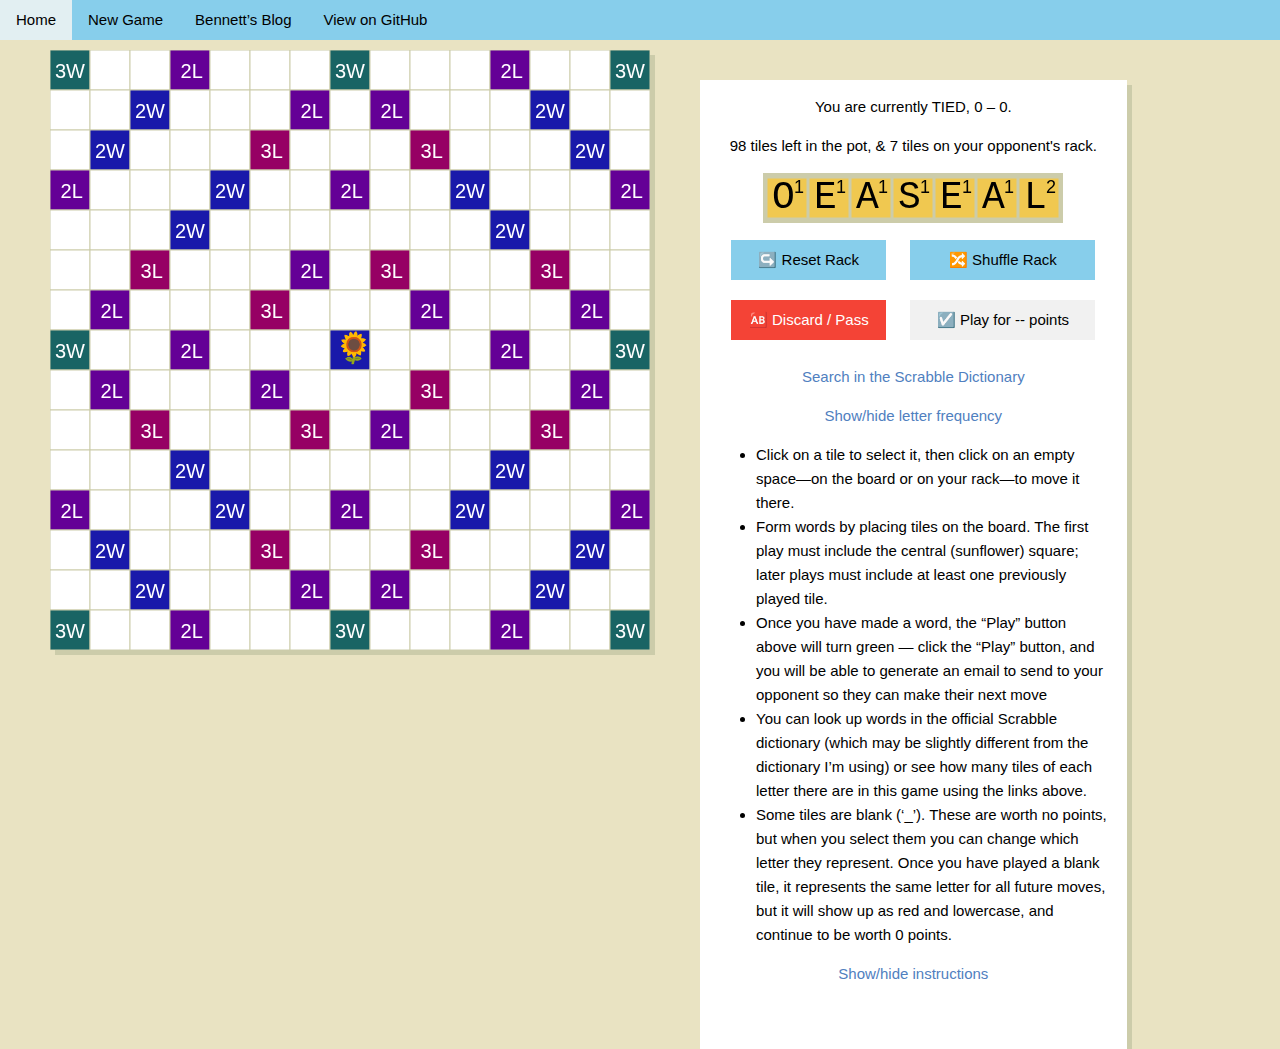
<file: index.html>
<!-- 

/* 
- that we are putting tiles adjacent to other tiles
- that our tiles are forming valid words
- whether our tiles are in a single row/column
*/

-->


<!DOCTYPE html>
<html lang="en">
<head>
  <link rel="icon" sizes="192x192" href="favicosahedron.png">
  <link rel="shortcut icon" href="favicosahedron.png" type="image/png"/>
  <link rel="apple-touch-icon" href="favicosahedron.png" type="image/png"/>
  <link rel="stylesheet" href="styles/W3.css">
  <title>Words</title>
  <meta property="og:title" content="Words"/>
  <meta property="og:description" content="A word-building game"/>
  <meta name="viewport" content="width=device-width, initial-scale=1.0">
  <meta charset="utf-8">
</head>
<body class="w3-khaki">

  <!-- header -->
  <div class="w3-row w3-bar w3-light-blue w3-top">
  <a href="https://bennettmcintosh.com" class="w3-bar-item w3-button w3-hover-pale-blue w3-hide-small">Home</a>
  <a href="https://words.bennettmcintosh.com" class="w3-bar-item w3-button w3-hover-pale-blue">New Game</a>
  <a href="https://blog.bennettmcintosh.com" class="w3-bar-item w3-button w3-hover-pale-blue">Bennett’s Blog</a>
  <a href="https://github.com/benn-mctosh/words" class="w3-bar-item w3-button w3-hover-pale-blue">View on GitHub</a>
  </div>


  <div class="w3-row" style="padding-top:50px" id=contact>
    
    <div class="w3-container w3-white w3-col l6" style="padding:0;margin-left:50px;max-height:600px;min-height:600px;min-width:600px;max-width:600px;box-shadow:5px 5px #ccccaa">

      <canvas width ="600px" height="600px" class="gameBoard" id="board" style="padding:0">
        This game may not be accessible with older web browsers or when using assistive technology like screen readers. If you are seeing this while using assistive technology, I'm sorry. If you are not using assistive technology, please update your browser to play. 
      </canvas>
      
    </div>
        
    <div class="w3-col l4 w3-white w3-container w3-center" style="margin-top:30px;margin-left:50px;max-width:600px;box-shadow:5px 5px #ccccaa" id="scoreboard">
      <div id=gameStats class="w3-row w3-center">
      </div>
      <div id=rackRow class="w3-row w3-center"> 
        <canvas width="300px" height="50px" id="rack" style="padding:0">

        </canvas>
      </div>
        <canvas hidden width="315px" height="105px" id="keyboard" style="padding:0">
          This game may not be accessible with older web browsers like Internet Explorer or when using assistive technology like screen readers. If you are seeing this while using assistive technology, I'm sorry. If you are not using assistive technology, please update your browser to play. 
        </canvas>
      <div hidden id='newGame' class="w3-row w3-center">
        <a href="https://words.bennettmcintosh.com/" style="margin:10px;width:155px" class="w3-center w3-hover-pale-blue w3-button w3-light-blue">New Game</a>
      </div>
      <div id='b1' class="w3-row w3-center">
        <a onclick="clearTiles(rackctx)" href="#" id="clear" style="margin:10px;width:155px;" class="w3-center w3-hover-pale-blue w3-button w3-light-blue">↪️ Reset Rack</a>
        <a onclick="shuffleTiles(rackctx)" href="#" id="shuffle" style="margin:10px;width:185px" class="w3-center w3-hover-pale-blue w3-button w3-light-blue">🔀 Shuffle Rack</a>
      </div>
      <div id='b2' class="w3-row w3-center">
        <a onclick="swapTiles()" href="#" id="swap" style="margin:10px;width:155px;" class="w3-center w3-hover-pink w3-button w3-red">🆎 Discard / Pass</a>
        <a onclick="submitPlay()" href="#" id="play" style="margin:10px;width:185px;" class="w3-center w3-hover-light-gray w3-button w3-light-gray">☑️ Play for -- points</a>
      </div>
      <div id='b3' class="w3-row w3-center">
        <p><a href="#" onclick="window.open('https://scrabble.merriam.com/', 'popup', 'location=0,width=400,height=300,left=500,top=55'); return false;">Search in the Scrabble Dictionary</a></p>
        <p><a href="#" onclick="toggleLetterCount()">Show/hide letter frequency</a></p>
        <table hidden id="tilecounter">
          <tr>
            <td>9×A<sup>1</sup> &nbsp;</td>
            <td>3×B<sup>3</sup> &nbsp;</td>
            <td>2×C<sup>3</sup> &nbsp;</td>
            <td>4×D<sup>2</sup> &nbsp;</td>
            <td>14×E<sup>1</sup> &nbsp;</td>
            <td>3×F<sup>5</sup> &nbsp;</td>
            <td>5×G<sup>3</sup> &nbsp;</td>
          </tr>
          <tr>
            <td>5×H<sup>3</sup> &nbsp;</td>
            <td>9×I<sup>1</sup> &nbsp;</td>
            <td>1×J<sup>8</sup> &nbsp;</td>
            <td>2×K<sup>6</sup> &nbsp;</td>
            <td>5×L<sup>2</sup> &nbsp;</td>
            <td>3×M<sup>2</sup> &nbsp;</td>
            <td>5×N<sup>1</sup> &nbsp;</td>
          </tr>
          <tr>            
            <td>9×O<sup>1</sup> &nbsp;</td>
            <td>3×P<sup>3</sup> &nbsp;</td>
            <td>1×Q<sup>10</sup> &nbsp;</td>
            <td>4×R<sup>1</sup> &nbsp;</td>
            <td>4×S<sup>1</sup> &nbsp;</td>
            <td>4×T<sup>1</sup> &nbsp;</td>
            <td>6×U<sup>1</sup> &nbsp;</td>
          </tr>          
          <tr>            
            <td>2×V<sup>6</sup> &nbsp;</td>
            <td>2×W<sup>5</sup> &nbsp;</td>
            <td>1×X<sup>8</sup> &nbsp;</td>
            <td>2×Y<sup>5</sup> &nbsp;</td>
            <td>1×Z<sup>9</sup> &nbsp;</td>
            <td>3×_<sup>0</sup> &nbsp;</td>
            <td></td>
          </tr>          
        </table>  
        <ul hidden id="instructions" style="text-align:left!important;">
          <li>Click on a tile to select it, then click on an empty space—on the board or on your rack—to move it there.</li>
          <li>Form words by placing tiles on the board. The first play must include the central (sunflower) square; later plays must include at least one previously played tile.</li>
          <li>Once you have made a word, the “Play” button above will turn green — click the “Play” button, and you will be able to generate an email to send to your opponent so they can make their next move</li>
          <li>You can look up words in the official Scrabble dictionary (which may be slightly different from the dictionary I’m using) or see how many tiles of each letter there are in this game using the links above. </li>
          <li>Some tiles are blank (‘_’). These are worth no points, but when you select them you can change which letter they represent. Once you have played a blank tile, it represents the same letter for all future moves, but it will show up as red and lowercase, and continue to be worth 0 points.</li>
        </ul>
        <p><a href="#" onclick="toggleInstructions()">Show/hide instructions</a></p>
        <input hidden type="checkbox" id="checker" name="checker" value="playCheckerOn">
        <label hidden for="checker">Check plays as you go</label><br>
        <input hidden type="checkbox" id="fullRules" name="fullRules" value="playCheckerOn">
        <label hidden for="fullRules">Show full rules</label><br>
      </div>   
    </div>
    
    <div hidden id="tileSwapper" class="w3-col l4 w3-white w3-container w3-center" style="margin-top:30px;margin-left:50px;max-width:600px;box-shadow:5px 5px #ccccaa"> 
      <fieldset style="font:20px arial">
         <legend>Choose which tiles to discard:</legend>

         <div id="checklist">

         </div>
      </fieldset>
      <div id="checklistNote">
      </div>
      
      <a href="#" onclick="submitDiscard()" id="submitSwap" style="margin:10px;" class="w3-center w3-hover-pale-blue w3-button w3-light-blue">✉️ Discard these tiles & Pass</a>
    </div>
    
    <div hidden id="confirmation" class="w3-col l4 w3-white w3-container w3-center" style="margin-top:30px;margin-left:50px;max-width:600px;box-shadow:5px 5px #ccccaa;word-wrap:break-word"> 
      <p id="congrats">Congratulations! You played <node id="playedWord">__</node> for <node id="scoredPoints">###</node> points!</p>
      <p id="newScoreP">The score is now #1 (you) to #2 (your opponent)</node>.</p>
      <p id="emailInstruct">Please click on this button to send an email to your opponent so they can make their move:</p>
      <a href="" id="sendEmail" target="_blank" style="margin:10px;width:185px" class="w3-center w3-hover-pale-blue w3-button w3-light-blue">✉️ Send Email</a>
      <p>If that button doesn't work, you can copy and paste the text below:</p>
      <div id="emailText" style="width:100%;min-height:40px;word-break:break-all;margin-bottom:20px;padding:10px;font:14px courier;text-align:left!important;position:relative" class="w3-left w3-light-gray">
      </div>
      <button id="copy" onclick="copyText()" class="w3-center w3-hover-pale-blue w3-button w3-light-blue" style="margin:10px;width:185px">⧉ Copy to clipboard</button>
    </div>
    
    
  </div>


<script type="text/javascript" src="loadDict.js"></script>

<script type="text/javascript" src="words.js"></script>

</body>
</html>
</file>
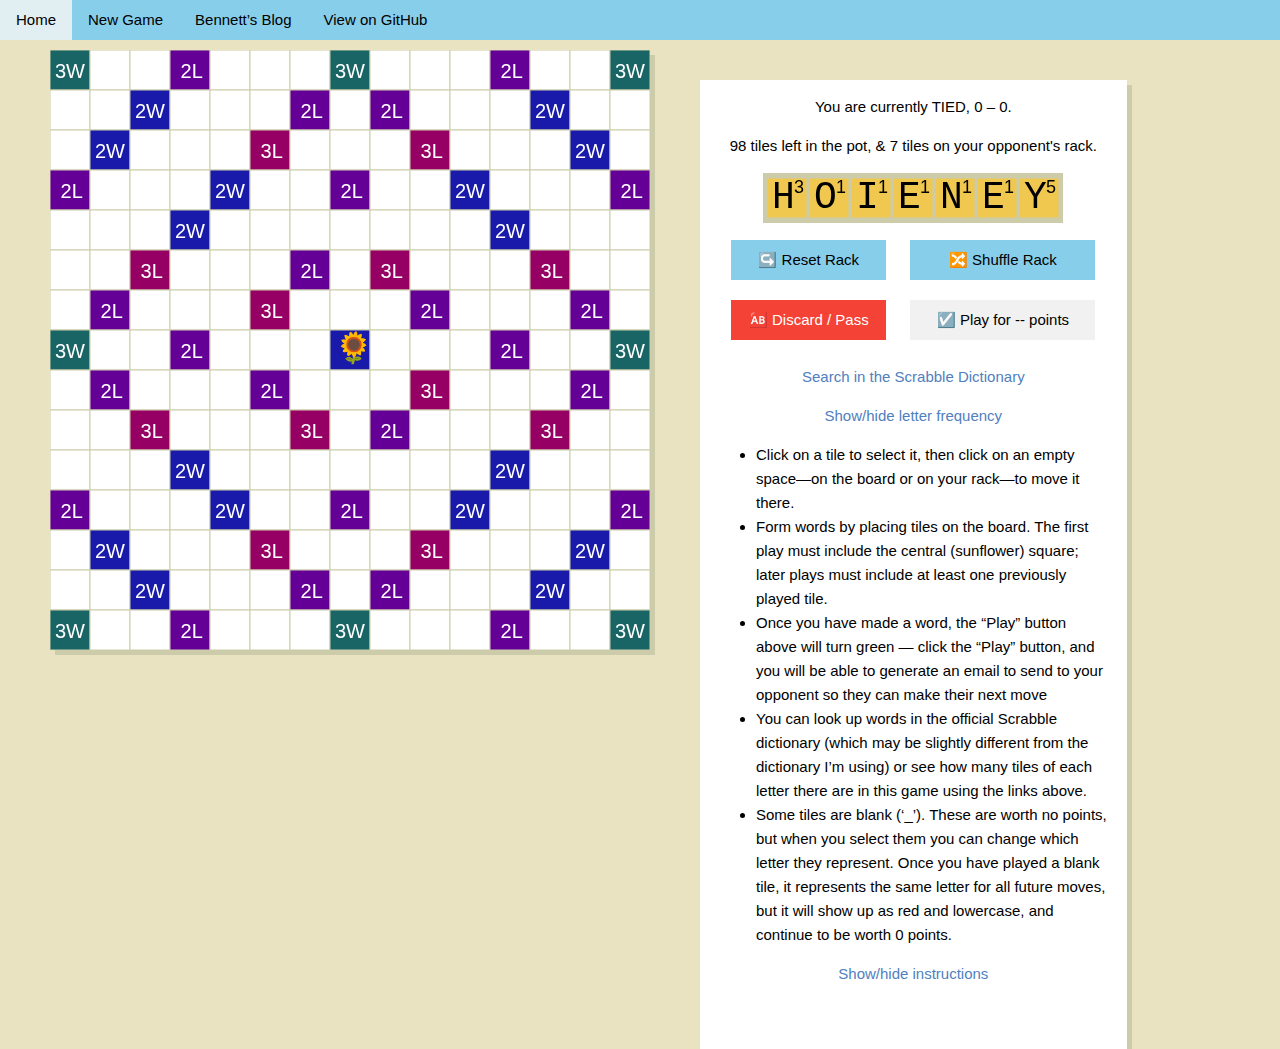
<file: words.html>
<!-- 

/* 
- that we are putting tiles adjacent to other tiles
- that our tiles are forming valid words
- whether our tiles are in a single row/column
*/

-->


<!DOCTYPE html>
<html lang="en">
<head>
  <link rel="icon" sizes="192x192" href="pics/favicosahedron.png">
  <link rel="shortcut icon" href="pics/favicosahedron.png" type="image/png"/>
  <link rel="apple-touch-icon" href="pics/favicosahedron.png" type="image/png"/>
  <link rel="stylesheet" href="styles/W3.css">
  <title>Words</title>
  <meta property="og:title" content="Words"/>
  <meta property="og:description" content="Graduate student in the History of Science, Medicine, and Technology at UW-Madison"/>
  <meta name="viewport" content="width=device-width, initial-scale=1.0">
  <meta charset="utf-8">
</head>
<body class="w3-khaki">

  <!-- header -->
  <div class="w3-row w3-bar w3-light-blue w3-top">
  <a href="index.html" class="w3-bar-item w3-button w3-hover-pale-blue w3-hide-small">Home</a>
  <a href="words.html" class="w3-bar-item w3-button w3-hover-pale-blue">New Game</a>
  <a href="https://blog.bennettmcintosh.com" class="w3-bar-item w3-button w3-hover-pale-blue">Bennett’s Blog</a>
  <a href="https://github.com/benn-mctosh/words" class="w3-bar-item w3-button w3-hover-pale-blue">View on GitHub</a>
  </div>


  <div class="w3-row" style="padding-top:50px" id=contact>
    
    <div class="w3-container w3-white w3-col l6" style="padding:0;margin-left:50px;max-height:600px;min-height:600px;min-width:600px;max-width:600px;box-shadow:5px 5px #ccccaa">

      <canvas width ="600px" height="600px" class="gameBoard" id="board" style="padding:0">
        This game may not be accessible with older web browsers or when using assistive technology like screen readers. If you are seeing this while using assistive technology, I'm sorry. If you are not using assistive technology, please update your browser to play. 
      </canvas>
      
    </div>
        
    <div class="w3-col l4 w3-white w3-container w3-center" style="margin-top:30px;margin-left:50px;max-width:600px;box-shadow:5px 5px #ccccaa" id="scoreboard">
      <div id=gameStats class="w3-row w3-center">
      </div>
      <div id=rackRow class="w3-row w3-center"> 
        <canvas width="300px" height="50px" id="rack" style="padding:0">
          This game may not be accessible with older web browsers like Internet Explorer or when using assistive technology like screen readers. If you are seeing this while using assistive technology, I'm sorry. If you are not using assistive technology, please update your browser to play. 
        </canvas>
      </div>
        <canvas hidden width="315px" height="105px" id="keyboard" style="padding:0">
          This game may not be accessible with older web browsers like Internet Explorer or when using assistive technology like screen readers. If you are seeing this while using assistive technology, I'm sorry. If you are not using assistive technology, please update your browser to play. 
        </canvas>
      <div hidden id='newGame' class="w3-row w3-center">
        <a href="https://bennettmcintosh.com/words" style="margin:10px;width:155px" class="w3-center w3-hover-pale-blue w3-button w3-light-blue">New Game</a>
      </div>
      <div id='b1' class="w3-row w3-center">
        <a onclick="clearTiles(rackctx)" href="#" id="clear" style="margin:10px;width:155px;" class="w3-center w3-hover-pale-blue w3-button w3-light-blue">↪️ Reset Rack</a>
        <a onclick="shuffleTiles(rackctx)" href="#" id="shuffle" style="margin:10px;width:185px" class="w3-center w3-hover-pale-blue w3-button w3-light-blue">🔀 Shuffle Rack</a>
      </div>
      <div id='b2' class="w3-row w3-center">
        <a onclick="swapTiles()" href="#" id="swap" style="margin:10px;width:155px;" class="w3-center w3-hover-pink w3-button w3-red">🆎 Discard / Pass</a>
        <a onclick="submitPlay()" href="#" id="play" style="margin:10px;width:185px;" class="w3-center w3-hover-light-gray w3-button w3-light-gray">☑️ Play for -- points</a>
      </div>
      <div id='b3' class="w3-row w3-center">
        <p><a href="#" onclick="window.open('https://scrabble.merriam.com/', 'popup', 'location=0,width=400,height=300,left=500,top=55'); return false;">Search in the Scrabble Dictionary</a></p>
        <p><a href="#" onclick="toggleLetterCount()">Show/hide letter frequency</a></p>
        <table hidden id="tilecounter">
          <tr>
            <td>9×A<sup>1</sup> &nbsp;</td>
            <td>3×B<sup>3</sup> &nbsp;</td>
            <td>2×C<sup>3</sup> &nbsp;</td>
            <td>4×D<sup>2</sup> &nbsp;</td>
            <td>14×E<sup>1</sup> &nbsp;</td>
            <td>3×F<sup>5</sup> &nbsp;</td>
            <td>5×G<sup>3</sup> &nbsp;</td>
          </tr>
          <tr>
            <td>5×H<sup>3</sup> &nbsp;</td>
            <td>9×I<sup>1</sup> &nbsp;</td>
            <td>1×J<sup>8</sup> &nbsp;</td>
            <td>2×K<sup>6</sup> &nbsp;</td>
            <td>5×L<sup>2</sup> &nbsp;</td>
            <td>3×M<sup>2</sup> &nbsp;</td>
            <td>5×N<sup>1</sup> &nbsp;</td>
          </tr>
          <tr>            
            <td>9×O<sup>1</sup> &nbsp;</td>
            <td>3×P<sup>3</sup> &nbsp;</td>
            <td>1×Q<sup>10</sup> &nbsp;</td>
            <td>4×R<sup>1</sup> &nbsp;</td>
            <td>4×S<sup>1</sup> &nbsp;</td>
            <td>4×T<sup>1</sup> &nbsp;</td>
            <td>6×U<sup>1</sup> &nbsp;</td>
          </tr>          
          <tr>            
            <td>2×V<sup>6</sup> &nbsp;</td>
            <td>2×W<sup>5</sup> &nbsp;</td>
            <td>1×X<sup>8</sup> &nbsp;</td>
            <td>2×Y<sup>5</sup> &nbsp;</td>
            <td>1×Z<sup>9</sup> &nbsp;</td>
            <td>3×_<sup>0</sup> &nbsp;</td>
            <td></td>
          </tr>          
        </table>  
        <ul hidden id="instructions" style="text-align:left!important;">
          <li>Click on a tile to select it, then click on an empty space—on the board or on your rack—to move it there.</li>
          <li>Form words by placing tiles on the board. The first play must include the central (sunflower) square; later plays must include at least one previously played tile.</li>
          <li>Once you have made a word, the “Play” button above will turn green — click the “Play” button, and you will be able to generate an email to send to your opponent so they can make their next move</li>
          <li>You can look up words in the official Scrabble dictionary (which may be slightly different from the dictionary I’m using) or see how many tiles of each letter there are in this game using the links above. </li>
          <li>Some tiles are blank (‘_’). These are worth no points, but when you select them you can change which letter they represent. Once you have played a blank tile, it represents the same letter for all future moves, but it will show up as red and lowercase, and continue to be worth 0 points.</li>
        </ul>
        <p><a href="#" onclick="toggleInstructions()">Show/hide instructions</a></p>
        <input hidden type="checkbox" id="checker" name="checker" value="playCheckerOn">
        <label hidden for="checker">Check plays as you go</label><br>
        <input hidden type="checkbox" id="fullRules" name="fullRules" value="playCheckerOn">
        <label hidden for="fullRules">Show full rules</label><br>
      </div>   
    </div>
    
    <div hidden id="tileSwapper" class="w3-col l4 w3-white w3-container w3-center" style="margin-top:30px;margin-left:50px;max-width:600px;box-shadow:5px 5px #ccccaa"> 
      <fieldset style="font:20px arial">
         <legend>Choose which tiles to discard:</legend>

         <div id="checklist">

         </div>
      </fieldset>
      <div id="checklistNote">
      </div>
      
      <a href="#" onclick="submitDiscard()" id="submitSwap" style="margin:10px;" class="w3-center w3-hover-pale-blue w3-button w3-light-blue">✉️ Discard these tiles & Pass</a>
    </div>
    
    <div hidden id="confirmation" class="w3-col l4 w3-white w3-container w3-center" style="margin-top:30px;margin-left:50px;max-width:600px;box-shadow:5px 5px #ccccaa;word-wrap:break-word"> 
      <p id="congrats">Congratulations! You played <node id="playedWord">__</node> for <node id="scoredPoints">###</node> points!</p>
      <p id="newScoreP">The score is now #1 (you) to #2 (your opponent)</node>.</p>
      <p id="emailInstruct">Please click on this button to send an email to your opponent so they can make their move:</p>
      <a href="" id="sendEmail" target="_blank" style="margin:10px;width:185px" class="w3-center w3-hover-pale-blue w3-button w3-light-blue">✉️ Send Email</a>
      <p>If that button doesn't work, you can copy and paste the text below:</p>
      <div id="emailText" style="margin-bottom:20px;padding:10px;font:14px courier;text-align:left!important;" class="w3-left w3-light-gray">
    </p>
    </div>
    </div>
    
    
  </div>


<script type="text/javascript" src="loadDict.js"></script>

<script type="text/javascript" src="words.js"></script>

</body>
</html>
</file>
